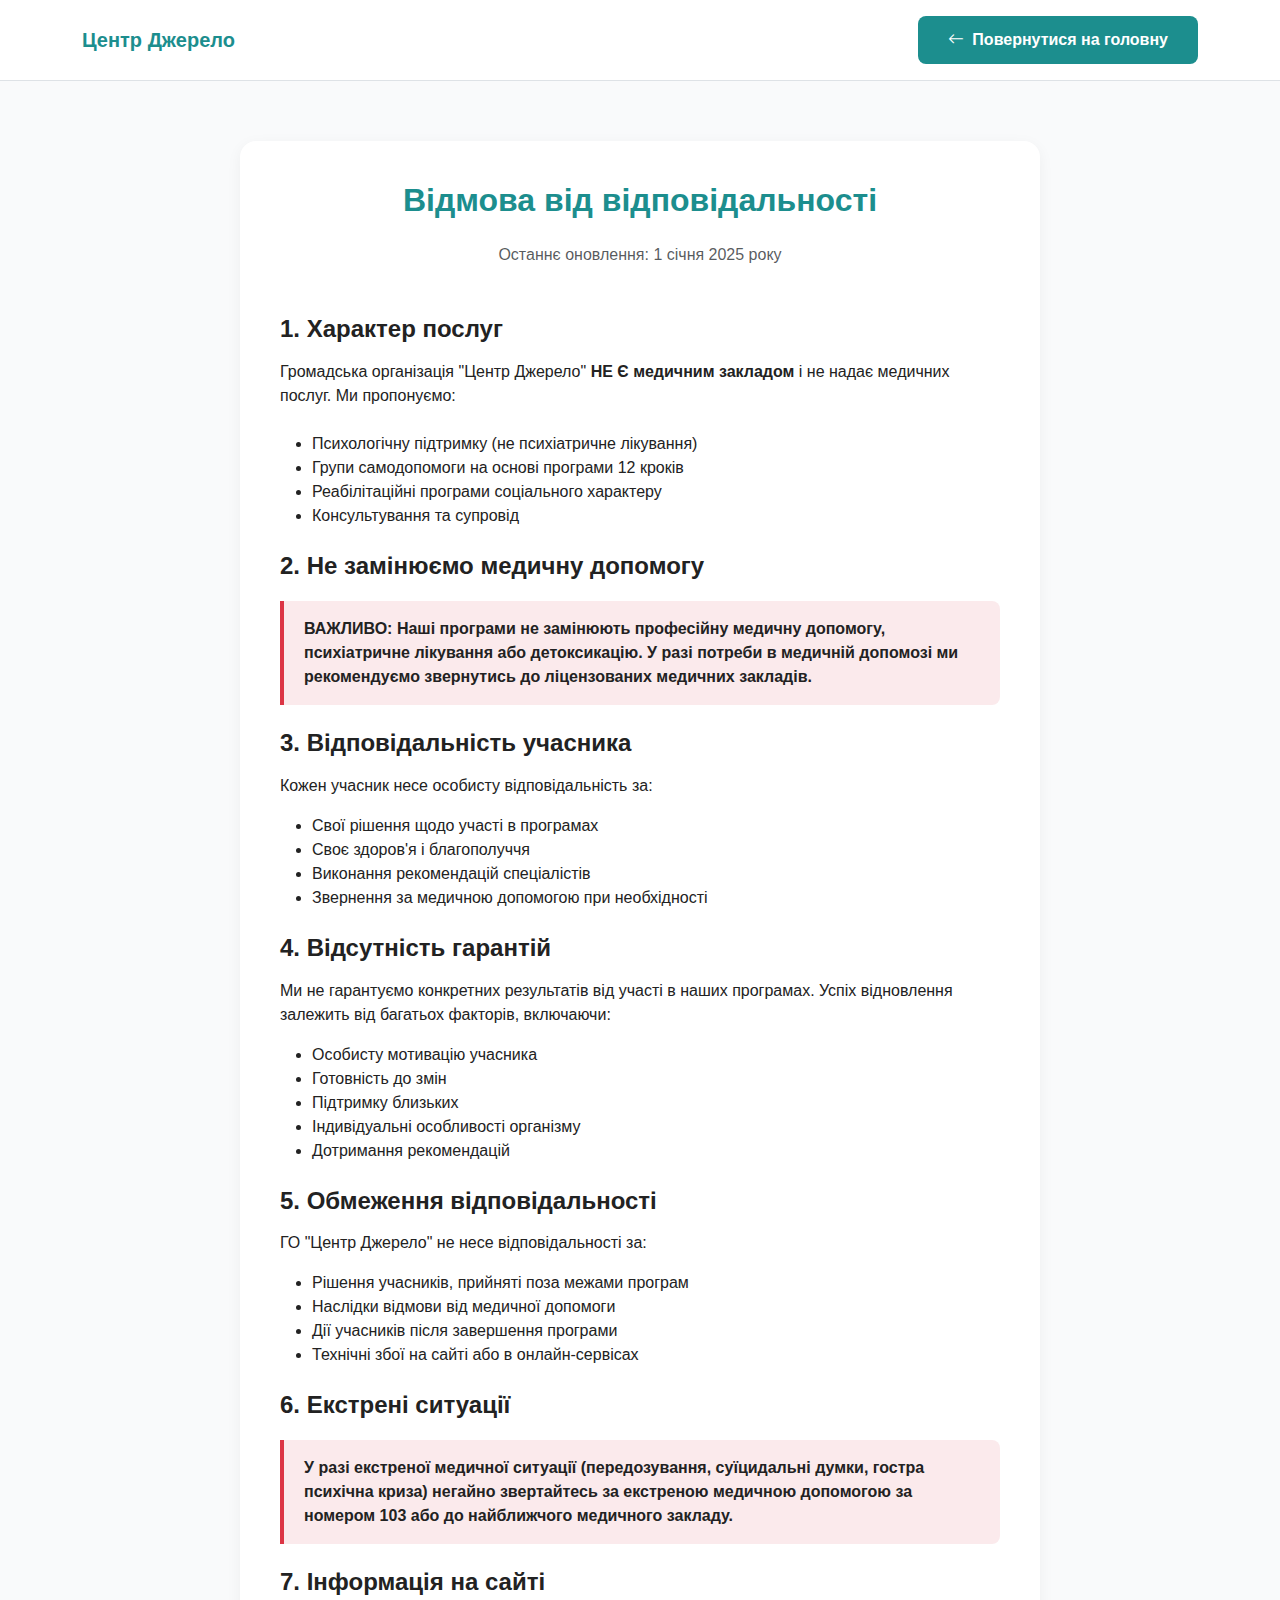
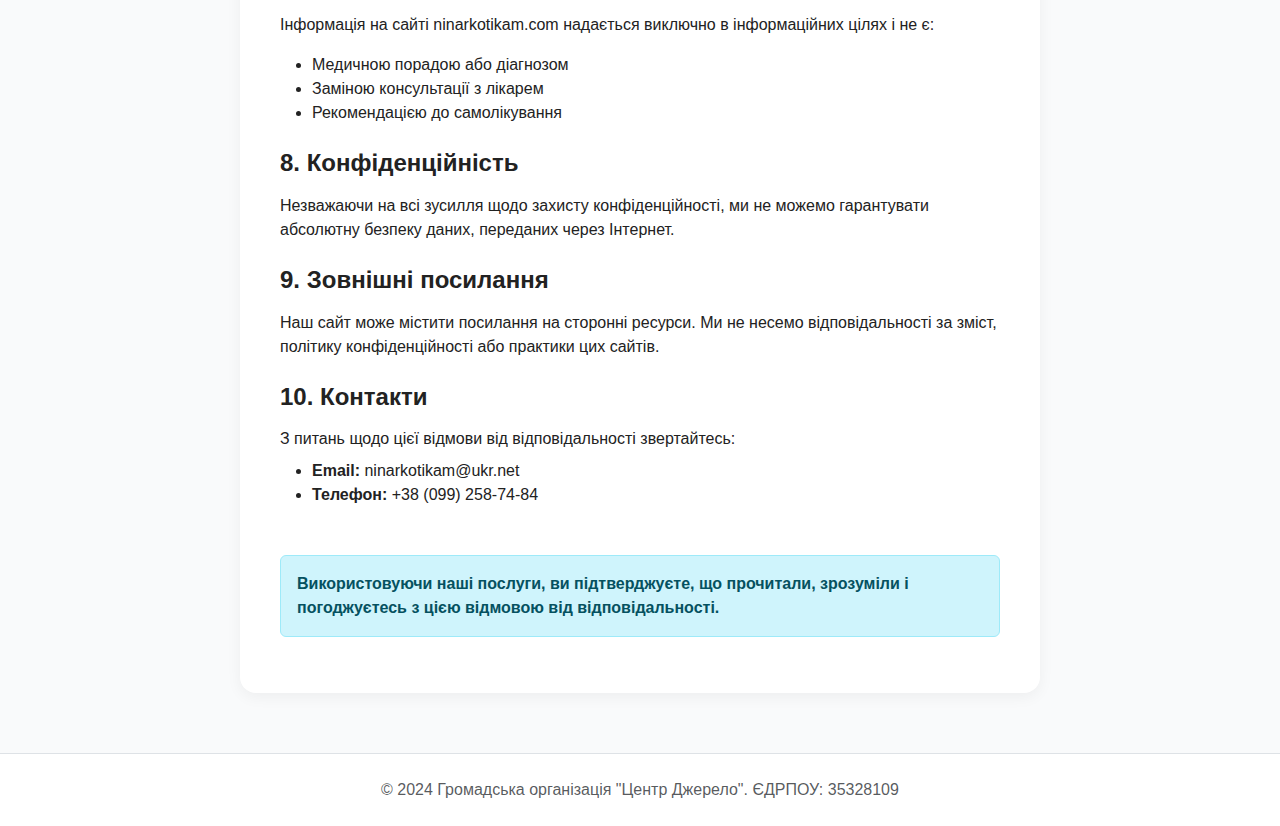
<file: disclaimer.html>
<!DOCTYPE html>
<html lang="uk">
<head>
    <meta charset="UTF-8">
    <meta name="viewport" content="width=device-width, initial-scale=1.0">
    <title>Відмова від відповідальності | Центр Джерело</title>
    <link href="https://cdn.jsdelivr.net/npm/bootstrap@5.3.0/dist/css/bootstrap.min.css" rel="stylesheet">
    <link rel="stylesheet" href="https://cdn.jsdelivr.net/npm/bootstrap-icons@1.11.0/font/bootstrap-icons.css">
    <style>
        body {
            background: #F9FAFB;
            color: #222222;
            font-family: 'Inter', sans-serif;
        }
        .disclaimer-container {
            max-width: 800px;
            margin: 0 auto;
        }
        .text-accent {
            color: #1C8E8E;
        }
        .btn-primary-custom {
            background: #1C8E8E;
            color: white;
            padding: 12px 30px;
            border-radius: 8px;
            font-weight: 600;
            border: none;
            text-decoration: none;
            display: inline-flex;
            align-items: center;
            gap: 8px;
            transition: all 0.3s ease;
        }
        .btn-primary-custom:hover {
            background: #156f6f;
            color: white;
            transform: translateY(-2px);
        }
        .section-spacing {
            padding: 60px 0;
        }
        .disclaimer-content {
            background: white;
            border-radius: 16px;
            padding: 40px;
            box-shadow: 0 4px 15px rgba(0, 0, 0, 0.05);
        }
        .warning-note {
            background: rgba(220, 53, 69, 0.1);
            border-left: 4px solid #dc3545;
            padding: 16px 20px;
            margin: 20px 0;
            border-radius: 0 8px 8px 0;
        }
    </style>
</head>
<body>
    <!-- Navigation -->
    <nav class="navbar navbar-expand-lg navbar-light bg-white border-bottom py-3">
        <div class="container">
            <a class="navbar-brand fw-bold text-accent" href="/">Центр Джерело</a>
            <div class="navbar-nav ms-auto">
                <a href="/" class="btn-primary-custom">
                    <i class="bi bi-arrow-left"></i>
                    Повернутися на головну
                </a>
            </div>
        </div>
    </nav>

    <!-- Disclaimer Content -->
    <section class="section-spacing">
        <div class="container">
            <div class="disclaimer-container">
                <div class="disclaimer-content">
                    <h1 class="h2 fw-bold text-center mb-4 text-accent">Відмова від відповідальності</h1>
                    <p class="text-muted text-center mb-5">Останнє оновлення: 1 січня 2025 року</p>

                    <div class="disclaimer-text">
                        <h3 class="h4 fw-bold mt-4 mb-3">1. Характер послуг</h3>
                        <p class="mb-4">Громадська організація "Центр Джерело" <strong>НЕ Є медичним закладом</strong> і не надає медичних послуг. Ми пропонуємо:</p>
                        <ul class="mb-4">
                            <li>Психологічну підтримку (не психіатричне лікування)</li>
                            <li>Групи самодопомоги на основі програми 12 кроків</li>
                            <li>Реабілітаційні програми соціального характеру</li>
                            <li>Консультування та супровід</li>
                        </ul>

                        <h3 class="h4 fw-bold mt-4 mb-3">2. Не замінюємо медичну допомогу</h3>
                        <div class="warning-note">
                            <p class="mb-0 fw-bold">ВАЖЛИВО: Наші програми не замінюють професійну медичну допомогу, психіатричне лікування або детоксикацію. У разі потреби в медичній допомозі ми рекомендуємо звернутись до ліцензованих медичних закладів.</p>
                        </div>

                        <h3 class="h4 fw-bold mt-4 mb-3">3. Відповідальність учасника</h3>
                        <p class="mb-3">Кожен учасник несе особисту відповідальність за:</p>
                        <ul class="mb-4">
                            <li>Свої рішення щодо участі в програмах</li>
                            <li>Своє здоров'я і благополуччя</li>
                            <li>Виконання рекомендацій спеціалістів</li>
                            <li>Звернення за медичною допомогою при необхідності</li>
                        </ul>

                        <h3 class="h4 fw-bold mt-4 mb-3">4. Відсутність гарантій</h3>
                        <p class="mb-3">Ми не гарантуємо конкретних результатів від участі в наших програмах. Успіх відновлення залежить від багатьох факторів, включаючи:</p>
                        <ul class="mb-4">
                            <li>Особисту мотивацію учасника</li>
                            <li>Готовність до змін</li>
                            <li>Підтримку близьких</li>
                            <li>Індивідуальні особливості організму</li>
                            <li>Дотримання рекомендацій</li>
                        </ul>

                        <h3 class="h4 fw-bold mt-4 mb-3">5. Обмеження відповідальності</h3>
                        <p class="mb-3">ГО "Центр Джерело" не несе відповідальності за:</p>
                        <ul class="mb-4">
                            <li>Рішення учасників, прийняті поза межами програм</li>
                            <li>Наслідки відмови від медичної допомоги</li>
                            <li>Дії учасників після завершення програми</li>
                            <li>Технічні збої на сайті або в онлайн-сервісах</li>
                        </ul>

                        <h3 class="h4 fw-bold mt-4 mb-3">6. Екстрені ситуації</h3>
                        <div class="warning-note">
                            <p class="mb-0 fw-bold">У разі екстреної медичної ситуації (передозування, суїцидальні думки, гостра психічна криза) негайно звертайтесь за екстреною медичною допомогою за номером <strong>103</strong> або до найближчого медичного закладу.</p>
                        </div>

                        <h3 class="h4 fw-bold mt-4 mb-3">7. Інформація на сайті</h3>
                        <p class="mb-3">Інформація на сайті ninarkotikam.com надається виключно в інформаційних цілях і не є:</p>
                        <ul class="mb-4">
                            <li>Медичною порадою або діагнозом</li>
                            <li>Заміною консультації з лікарем</li>
                            <li>Рекомендацією до самолікування</li>
                        </ul>

                        <h3 class="h4 fw-bold mt-4 mb-3">8. Конфіденційність</h3>
                        <p class="mb-4">Незважаючи на всі зусилля щодо захисту конфіденційності, ми не можемо гарантувати абсолютну безпеку даних, переданих через Інтернет.</p>

                        <h3 class="h4 fw-bold mt-4 mb-3">9. Зовнішні посилання</h3>
                        <p class="mb-4">Наш сайт може містити посилання на сторонні ресурси. Ми не несемо відповідальності за зміст, політику конфіденційності або практики цих сайтів.</p>

                        <h3 class="h4 fw-bold mt-4 mb-3">10. Контакти</h3>
                        <p class="mb-2">З питань щодо цієї відмови від відповідальності звертайтесь:</p>
                        <ul class="mb-4">
                            <li><strong>Email:</strong> ninarkotikam@ukr.net</li>
                            <li><strong>Телефон:</strong> +38 (099) 258-74-84</li>
                        </ul>

                        <div class="alert alert-info mt-5">
                            <p class="mb-0 fw-semibold">Використовуючи наші послуги, ви підтверджуєте, що прочитали, зрозуміли і погоджуєтесь з цією відмовою від відповідальності.</p>
                        </div>
                    </div>
                </div>
            </div>
        </div>
    </section>

    <!-- Footer -->
    <footer class="py-4 bg-white border-top text-center text-muted">
        <div class="container">
            <p class="mb-0">© 2024 Громадська організація "Центр Джерело". ЄДРПОУ: 35328109</p>
        </div>
    </footer>

    <script src="https://cdn.jsdelivr.net/npm/bootstrap@5.3.0/dist/js/bootstrap.bundle.min.js"></script>
</body>
</html>
</file>
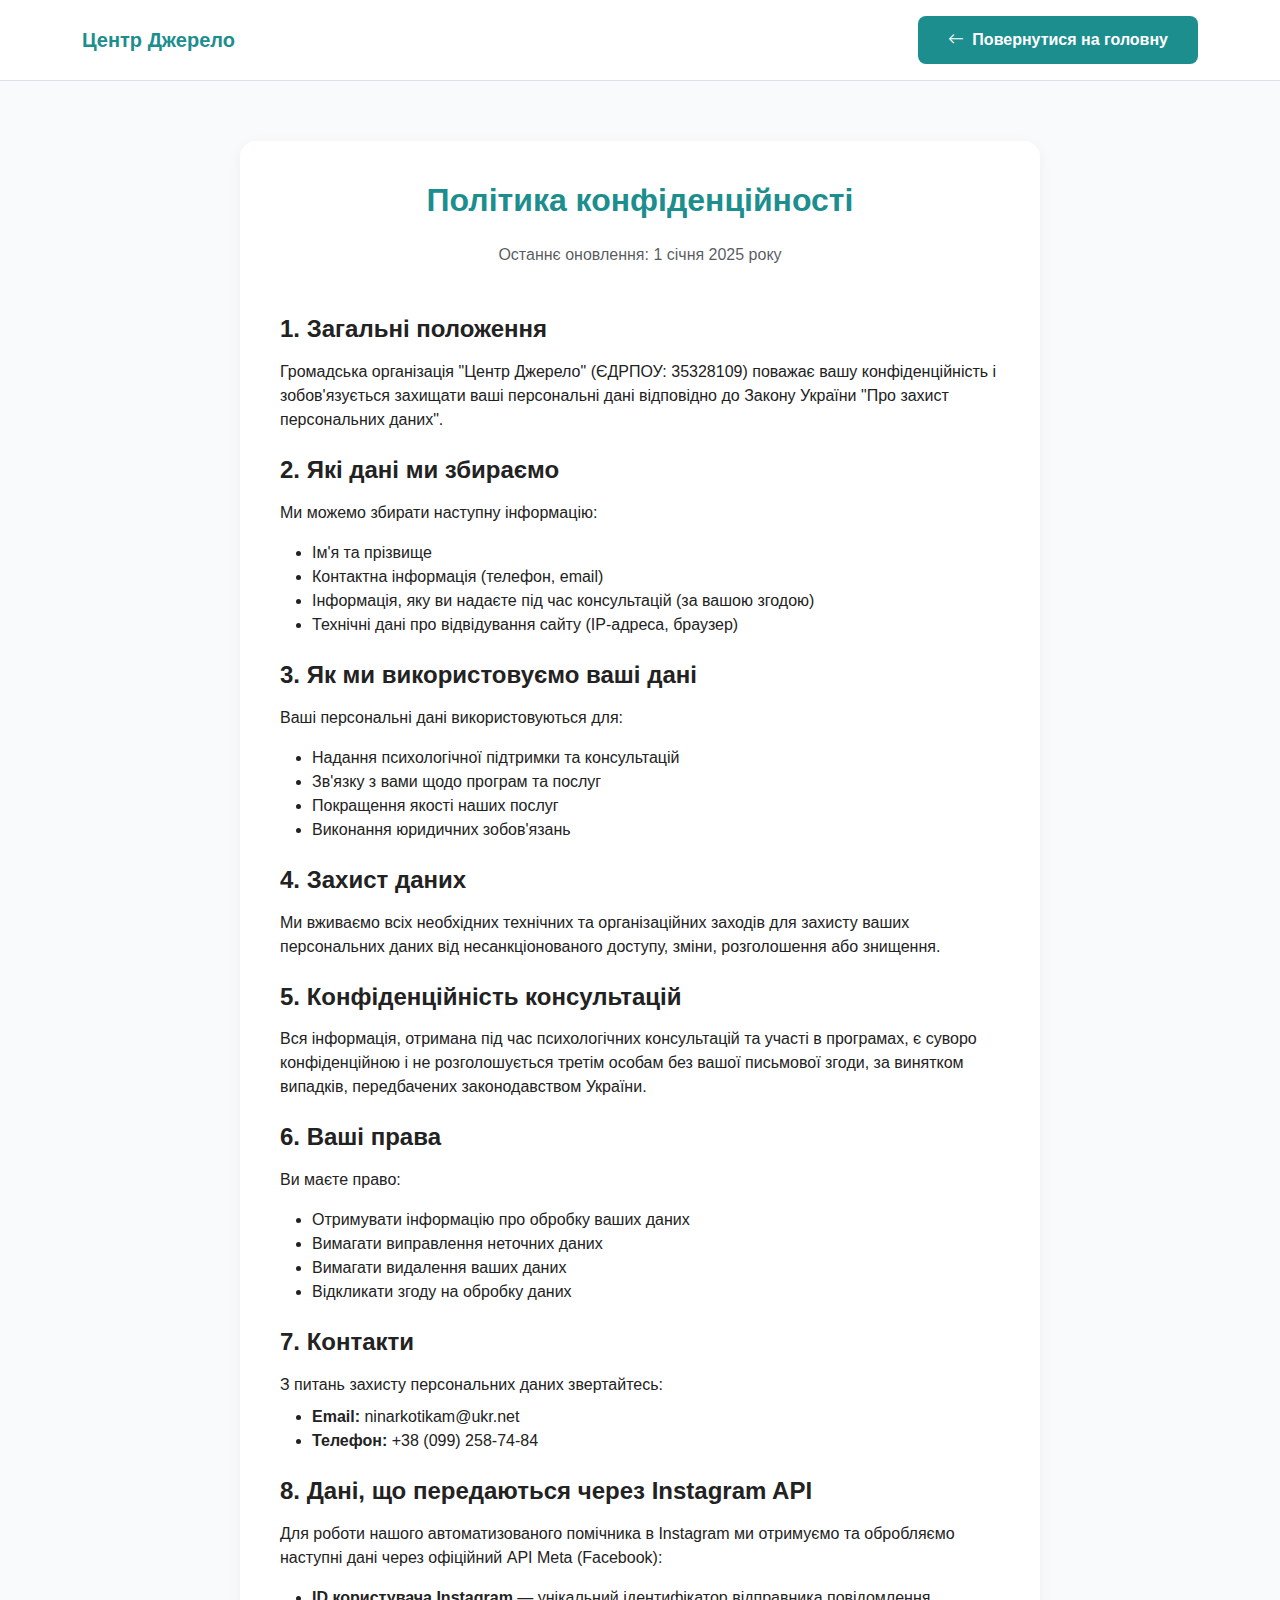
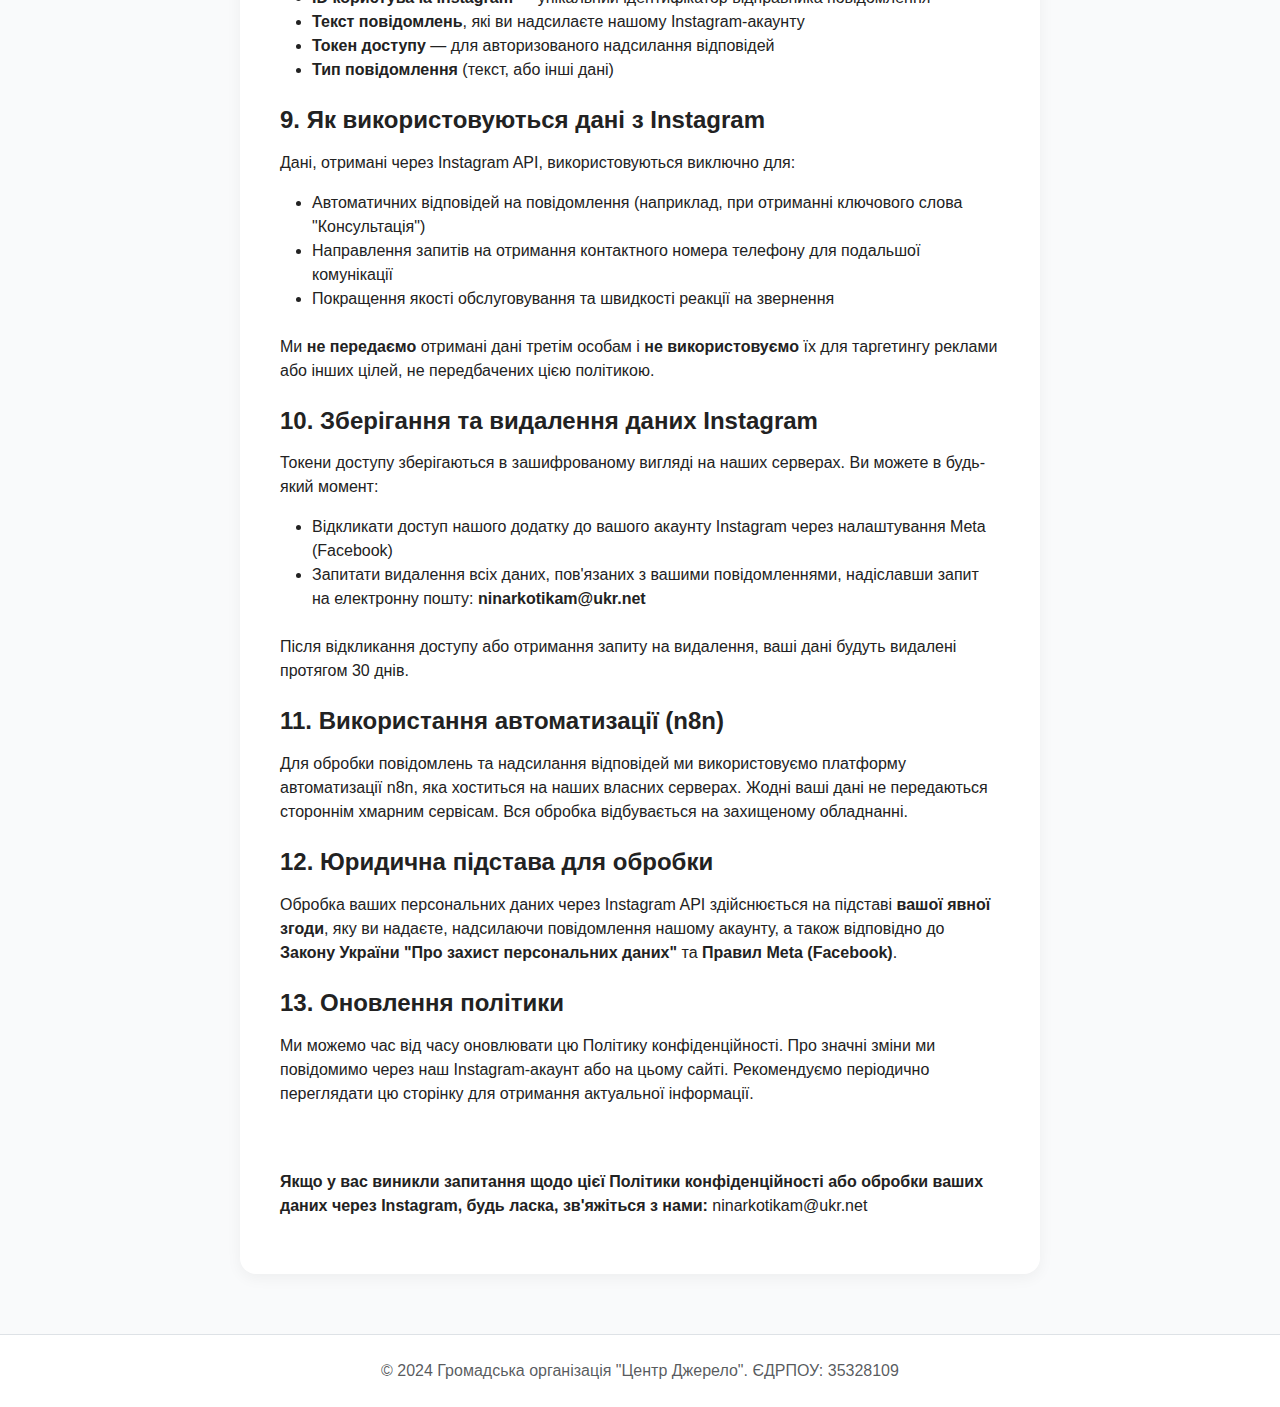
<file: privacy.html>
<!DOCTYPE html>
<html lang="uk">
<head>
    <meta charset="UTF-8">
    <meta name="viewport" content="width=device-width, initial-scale=1.0">
    <title>Політика конфіденційності | Центр Джерело</title>
    <link href="https://cdn.jsdelivr.net/npm/bootstrap@5.3.0/dist/css/bootstrap.min.css" rel="stylesheet">
    <link rel="stylesheet" href="https://cdn.jsdelivr.net/npm/bootstrap-icons@1.11.0/font/bootstrap-icons.css">
    <style>
        body {
            background: #F9FAFB;
            color: #222222;
            font-family: 'Inter', sans-serif;
        }
        .privacy-container {
            max-width: 800px;
            margin: 0 auto;
        }
        .text-accent {
            color: #1C8E8E;
        }
        .btn-primary-custom {
            background: #1C8E8E;
            color: white;
            padding: 12px 30px;
            border-radius: 8px;
            font-weight: 600;
            border: none;
            text-decoration: none;
            display: inline-flex;
            align-items: center;
            gap: 8px;
            transition: all 0.3s ease;
        }
        .btn-primary-custom:hover {
            background: #156f6f;
            color: white;
            transform: translateY(-2px);
        }
        .section-spacing {
            padding: 60px 0;
        }
        .privacy-content {
            background: white;
            border-radius: 16px;
            padding: 40px;
            box-shadow: 0 4px 15px rgba(0, 0, 0, 0.05);
        }
    </style>
</head>
<body>
    <!-- Navigation -->
    <nav class="navbar navbar-expand-lg navbar-light bg-white border-bottom py-3">
        <div class="container">
            <a class="navbar-brand fw-bold text-accent" href="new.html">Центр Джерело</a>
            <div class="navbar-nav ms-auto">
                <a href="/" class="btn-primary-custom">
                    <i class="bi bi-arrow-left"></i>
                    Повернутися на головну
                </a>
            </div>
        </div>
    </nav>

    <!-- Privacy Policy Content -->
    <section class="section-spacing">
        <div class="container">
            <div class="privacy-container">
                <div class="privacy-content">
                    <h1 class="h2 fw-bold text-center mb-4 text-accent">Політика конфіденційності</h1>
                    <p class="text-muted text-center mb-5">Останнє оновлення: 1 січня 2025 року</p>

                    <div class="privacy-text">
                        <h3 class="h4 fw-bold mt-4 mb-3">1. Загальні положення</h3>
                        <p class="mb-4">Громадська організація "Центр Джерело" (ЄДРПОУ: 35328109) поважає вашу конфіденційність і зобов'язується захищати ваші персональні дані відповідно до Закону України "Про захист персональних даних".</p>

                        <h3 class="h4 fw-bold mt-4 mb-3">2. Які дані ми збираємо</h3>
                        <p class="mb-3">Ми можемо збирати наступну інформацію:</p>
                        <ul class="mb-4">
                            <li>Ім'я та прізвище</li>
                            <li>Контактна інформація (телефон, email)</li>
                            <li>Інформація, яку ви надаєте під час консультацій (за вашою згодою)</li>
                            <li>Технічні дані про відвідування сайту (IP-адреса, браузер)</li>
                        </ul>

                        <h3 class="h4 fw-bold mt-4 mb-3">3. Як ми використовуємо ваші дані</h3>
                        <p class="mb-3">Ваші персональні дані використовуються для:</p>
                        <ul class="mb-4">
                            <li>Надання психологічної підтримки та консультацій</li>
                            <li>Зв'язку з вами щодо програм та послуг</li>
                            <li>Покращення якості наших послуг</li>
                            <li>Виконання юридичних зобов'язань</li>
                        </ul>

                        <h3 class="h4 fw-bold mt-4 mb-3">4. Захист даних</h3>
                        <p class="mb-4">Ми вживаємо всіх необхідних технічних та організаційних заходів для захисту ваших персональних даних від несанкціонованого доступу, зміни, розголошення або знищення.</p>

                        <h3 class="h4 fw-bold mt-4 mb-3">5. Конфіденційність консультацій</h3>
                        <p class="mb-4">Вся інформація, отримана під час психологічних консультацій та участі в програмах, є суворо конфіденційною і не розголошується третім особам без вашої письмової згоди, за винятком випадків, передбачених законодавством України.</p>

                        <h3 class="h4 fw-bold mt-4 mb-3">6. Ваші права</h3>
                        <p class="mb-3">Ви маєте право:</p>
                        <ul class="mb-4">
                            <li>Отримувати інформацію про обробку ваших даних</li>
                            <li>Вимагати виправлення неточних даних</li>
                            <li>Вимагати видалення ваших даних</li>
                            <li>Відкликати згоду на обробку даних</li>
                        </ul>

                        <h3 class="h4 fw-bold mt-4 mb-3">7. Контакти</h3>
                        <p class="mb-2">З питань захисту персональних даних звертайтесь:</p>
                        <ul class="mb-0">
                            <li><strong>Email:</strong> ninarkotikam@ukr.net</li>
                            <li><strong>Телефон:</strong> +38 (099) 258-74-84</li>
                        </ul>
                    </div>
                    <!-- Instagram Integration Section -->
<h3 class="h4 fw-bold mt-4 mb-3">8. Дані, що передаються через Instagram API</h3>
<p class="mb-3">Для роботи нашого автоматизованого помічника в Instagram ми отримуємо та обробляємо наступні дані через офіційний API Meta (Facebook):</p>
<ul class="mb-4">
    <li><strong>ID користувача Instagram</strong> — унікальний ідентифікатор відправника повідомлення</li>
    <li><strong>Текст повідомлень</strong>, які ви надсилаєте нашому Instagram-акаунту</li>
    <li><strong>Токен доступу</strong> — для авторизованого надсилання відповідей</li>
    <li><strong>Тип повідомлення</strong> (текст, або інші дані)</li>
</ul>

<h3 class="h4 fw-bold mt-4 mb-3">9. Як використовуються дані з Instagram</h3>
<p class="mb-3">Дані, отримані через Instagram API, використовуються виключно для:</p>
<ul class="mb-4">
    <li>Автоматичних відповідей на повідомлення (наприклад, при отриманні ключового слова "Консультація")</li>
    <li>Направлення запитів на отримання контактного номера телефону для подальшої комунікації</li>
    <li>Покращення якості обслуговування та швидкості реакції на звернення</li>
</ul>
<p class="mb-4">Ми <strong>не передаємо</strong> отримані дані третім особам і <strong>не використовуємо</strong> їх для таргетингу реклами або інших цілей, не передбачених цією політикою.</p>

<h3 class="h4 fw-bold mt-4 mb-3">10. Зберігання та видалення даних Instagram</h3>
<p class="mb-3">Токени доступу зберігаються в зашифрованому вигляді на наших серверах. Ви можете в будь-який момент:</p>
<ul class="mb-4">
    <li>Відкликати доступ нашого додатку до вашого акаунту Instagram через налаштування Meta (Facebook)</li>
    <li>Запитати видалення всіх даних, пов'язаних з вашими повідомленнями, надіславши запит на електронну пошту: <strong>ninarkotikam@ukr.net</strong></li>
</ul>
<p class="mb-4">Після відкликання доступу або отримання запиту на видалення, ваші дані будуть видалені протягом 30 днів.</p>

<h3 class="h4 fw-bold mt-4 mb-3">11. Використання автоматизації (n8n)</h3>
<p class="mb-4">Для обробки повідомлень та надсилання відповідей ми використовуємо платформу автоматизації n8n, яка хоститься на наших власних серверах. Жодні ваші дані не передаються стороннім хмарним сервісам. Вся обробка відбувається на захищеному обладнанні.</p>

<h3 class="h4 fw-bold mt-4 mb-3">12. Юридична підстава для обробки</h3>
<p class="mb-4">Обробка ваших персональних даних через Instagram API здійснюється на підставі <strong>вашої явної згоди</strong>, яку ви надаєте, надсилаючи повідомлення нашому акаунту, а також відповідно до <strong>Закону України "Про захист персональних даних"</strong> та <strong>Правил Meta (Facebook)</strong>.</p>

<h3 class="h4 fw-bold mt-4 mb-3">13. Оновлення політики</h3>
<p class="mb-4">Ми можемо час від часу оновлювати цю Політику конфіденційності. Про значні зміни ми повідомимо через наш Instagram-акаунт або на цьому сайті. Рекомендуємо періодично переглядати цю сторінку для отримання актуальної інформації.</p>

<p class="mt-5 pt-3"><strong>Якщо у вас виникли запитання щодо цієї Політики конфіденційності або обробки ваших даних через Instagram, будь ласка, зв'яжіться з нами:</strong> ninarkotikam@ukr.net</p>
                </div>
            </div>
        </div>
    </section>

    <!-- Footer -->
    <footer class="py-4 bg-white border-top text-center text-muted">
        <div class="container">
            <p class="mb-0">© 2024 Громадська організація "Центр Джерело". ЄДРПОУ: 35328109</p>
        </div>
    </footer>

    <script src="https://cdn.jsdelivr.net/npm/bootstrap@5.3.0/dist/js/bootstrap.bundle.min.js"></script>
</body>
</html>
</file>
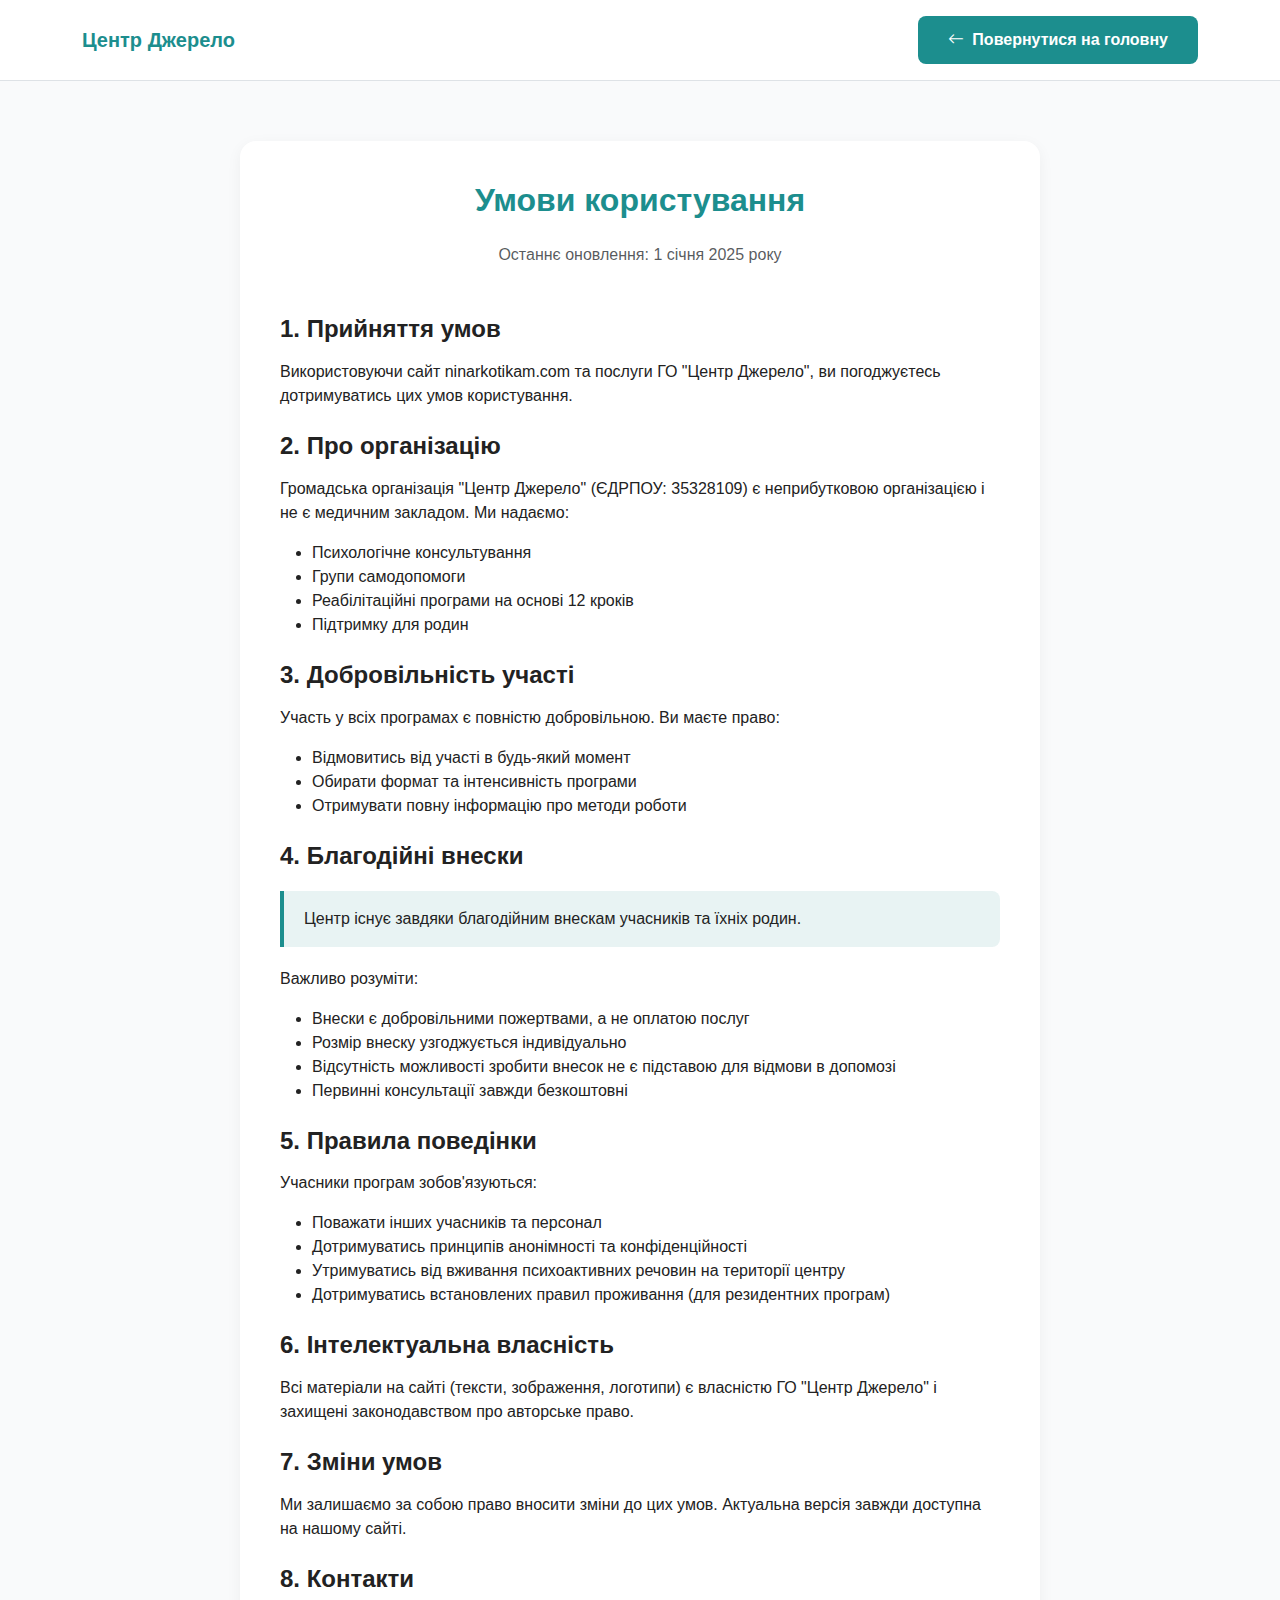
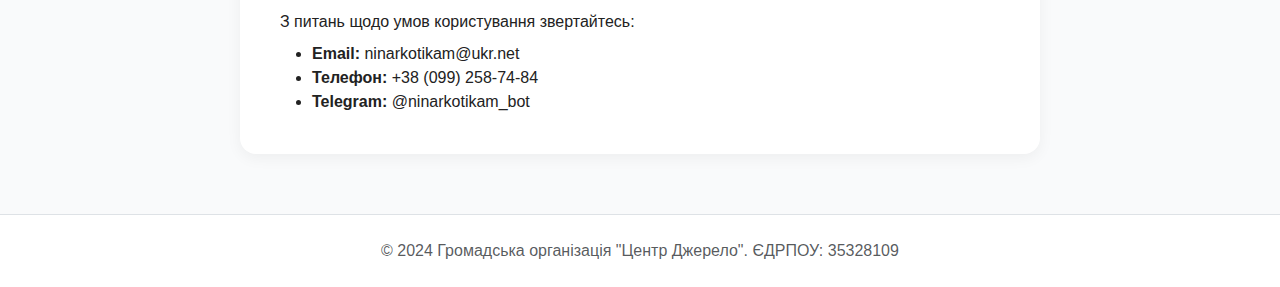
<file: terms.html>
<!DOCTYPE html>
<html lang="uk">
<head>
    <meta charset="UTF-8">
    <meta name="viewport" content="width=device-width, initial-scale=1.0">
    <title>Умови користування | Центр Джерело</title>
    <link href="https://cdn.jsdelivr.net/npm/bootstrap@5.3.0/dist/css/bootstrap.min.css" rel="stylesheet">
    <link rel="stylesheet" href="https://cdn.jsdelivr.net/npm/bootstrap-icons@1.11.0/font/bootstrap-icons.css">
    <style>
        body {
            background: #F9FAFB;
            color: #222222;
            font-family: 'Inter', sans-serif;
        }
        .terms-container {
            max-width: 800px;
            margin: 0 auto;
        }
        .text-accent {
            color: #1C8E8E;
        }
        .btn-primary-custom {
            background: #1C8E8E;
            color: white;
            padding: 12px 30px;
            border-radius: 8px;
            font-weight: 600;
            border: none;
            text-decoration: none;
            display: inline-flex;
            align-items: center;
            gap: 8px;
            transition: all 0.3s ease;
        }
        .btn-primary-custom:hover {
            background: #156f6f;
            color: white;
            transform: translateY(-2px);
        }
        .section-spacing {
            padding: 60px 0;
        }
        .terms-content {
            background: white;
            border-radius: 16px;
            padding: 40px;
            box-shadow: 0 4px 15px rgba(0, 0, 0, 0.05);
        }
        .donation-note {
            background: rgba(28, 142, 142, 0.1);
            border-left: 4px solid #1C8E8E;
            padding: 16px 20px;
            margin: 20px 0;
            border-radius: 0 8px 8px 0;
        }
    </style>
</head>
<body>
    <!-- Navigation -->
    <nav class="navbar navbar-expand-lg navbar-light bg-white border-bottom py-3">
        <div class="container">
            <a class="navbar-brand fw-bold text-accent" href="/">Центр Джерело</a>
            <div class="navbar-nav ms-auto">
                <a href="/" class="btn-primary-custom">
                    <i class="bi bi-arrow-left"></i>
                    Повернутися на головну
                </a>
            </div>
        </div>
    </nav>

    <!-- Terms Content -->
    <section class="section-spacing">
        <div class="container">
            <div class="terms-container">
                <div class="terms-content">
                    <h1 class="h2 fw-bold text-center mb-4 text-accent">Умови користування</h1>
                    <p class="text-muted text-center mb-5">Останнє оновлення: 1 січня 2025 року</p>

                    <div class="terms-text">
                        <h3 class="h4 fw-bold mt-4 mb-3">1. Прийняття умов</h3>
                        <p class="mb-4">Використовуючи сайт ninarkotikam.com та послуги ГО "Центр Джерело", ви погоджуєтесь дотримуватись цих умов користування.</p>

                        <h3 class="h4 fw-bold mt-4 mb-3">2. Про організацію</h3>
                        <p class="mb-3">Громадська організація "Центр Джерело" (ЄДРПОУ: 35328109) є неприбутковою організацією і не є медичним закладом. Ми надаємо:</p>
                        <ul class="mb-4">
                            <li>Психологічне консультування</li>
                            <li>Групи самодопомоги</li>
                            <li>Реабілітаційні програми на основі 12 кроків</li>
                            <li>Підтримку для родин</li>
                        </ul>

                        <h3 class="h4 fw-bold mt-4 mb-3">3. Добровільність участі</h3>
                        <p class="mb-3">Участь у всіх програмах є повністю добровільною. Ви маєте право:</p>
                        <ul class="mb-4">
                            <li>Відмовитись від участі в будь-який момент</li>
                            <li>Обирати формат та інтенсивність програми</li>
                            <li>Отримувати повну інформацію про методи роботи</li>
                        </ul>

                        <h3 class="h4 fw-bold mt-4 mb-3">4. Благодійні внески</h3>
                        <div class="donation-note">
                            <p class="mb-0">Центр існує завдяки благодійним внескам учасників та їхніх родин.</p>
                        </div>
                        <p class="mb-3">Важливо розуміти:</p>
                        <ul class="mb-4">
                            <li>Внески є добровільними пожертвами, а не оплатою послуг</li>
                            <li>Розмір внеску узгоджується індивідуально</li>
                            <li>Відсутність можливості зробити внесок не є підставою для відмови в допомозі</li>
                            <li>Первинні консультації завжди безкоштовні</li>
                        </ul>

                        <h3 class="h4 fw-bold mt-4 mb-3">5. Правила поведінки</h3>
                        <p class="mb-3">Учасники програм зобов'язуються:</p>
                        <ul class="mb-4">
                            <li>Поважати інших учасників та персонал</li>
                            <li>Дотримуватись принципів анонімності та конфіденційності</li>
                            <li>Утримуватись від вживання психоактивних речовин на території центру</li>
                            <li>Дотримуватись встановлених правил проживання (для резидентних програм)</li>
                        </ul>

                        <h3 class="h4 fw-bold mt-4 mb-3">6. Інтелектуальна власність</h3>
                        <p class="mb-4">Всі матеріали на сайті (тексти, зображення, логотипи) є власністю ГО "Центр Джерело" і захищені законодавством про авторське право.</p>

                        <h3 class="h4 fw-bold mt-4 mb-3">7. Зміни умов</h3>
                        <p class="mb-4">Ми залишаємо за собою право вносити зміни до цих умов. Актуальна версія завжди доступна на нашому сайті.</p>

                        <h3 class="h4 fw-bold mt-4 mb-3">8. Контакти</h3>
                        <p class="mb-2">З питань щодо умов користування звертайтесь:</p>
                        <ul class="mb-0">
                            <li><strong>Email:</strong> ninarkotikam@ukr.net</li>
                            <li><strong>Телефон:</strong> +38 (099) 258-74-84</li>
                            <li><strong>Telegram:</strong> @ninarkotikam_bot</li>
                        </ul>
                    </div>
                </div>
            </div>
        </div>
    </section>

    <!-- Footer -->
    <footer class="py-4 bg-white border-top text-center text-muted">
        <div class="container">
            <p class="mb-0">© 2024 Громадська організація "Центр Джерело". ЄДРПОУ: 35328109</p>
        </div>
    </footer>

    <script src="https://cdn.jsdelivr.net/npm/bootstrap@5.3.0/dist/js/bootstrap.bundle.min.js"></script>
</body>
</html>
</file>
